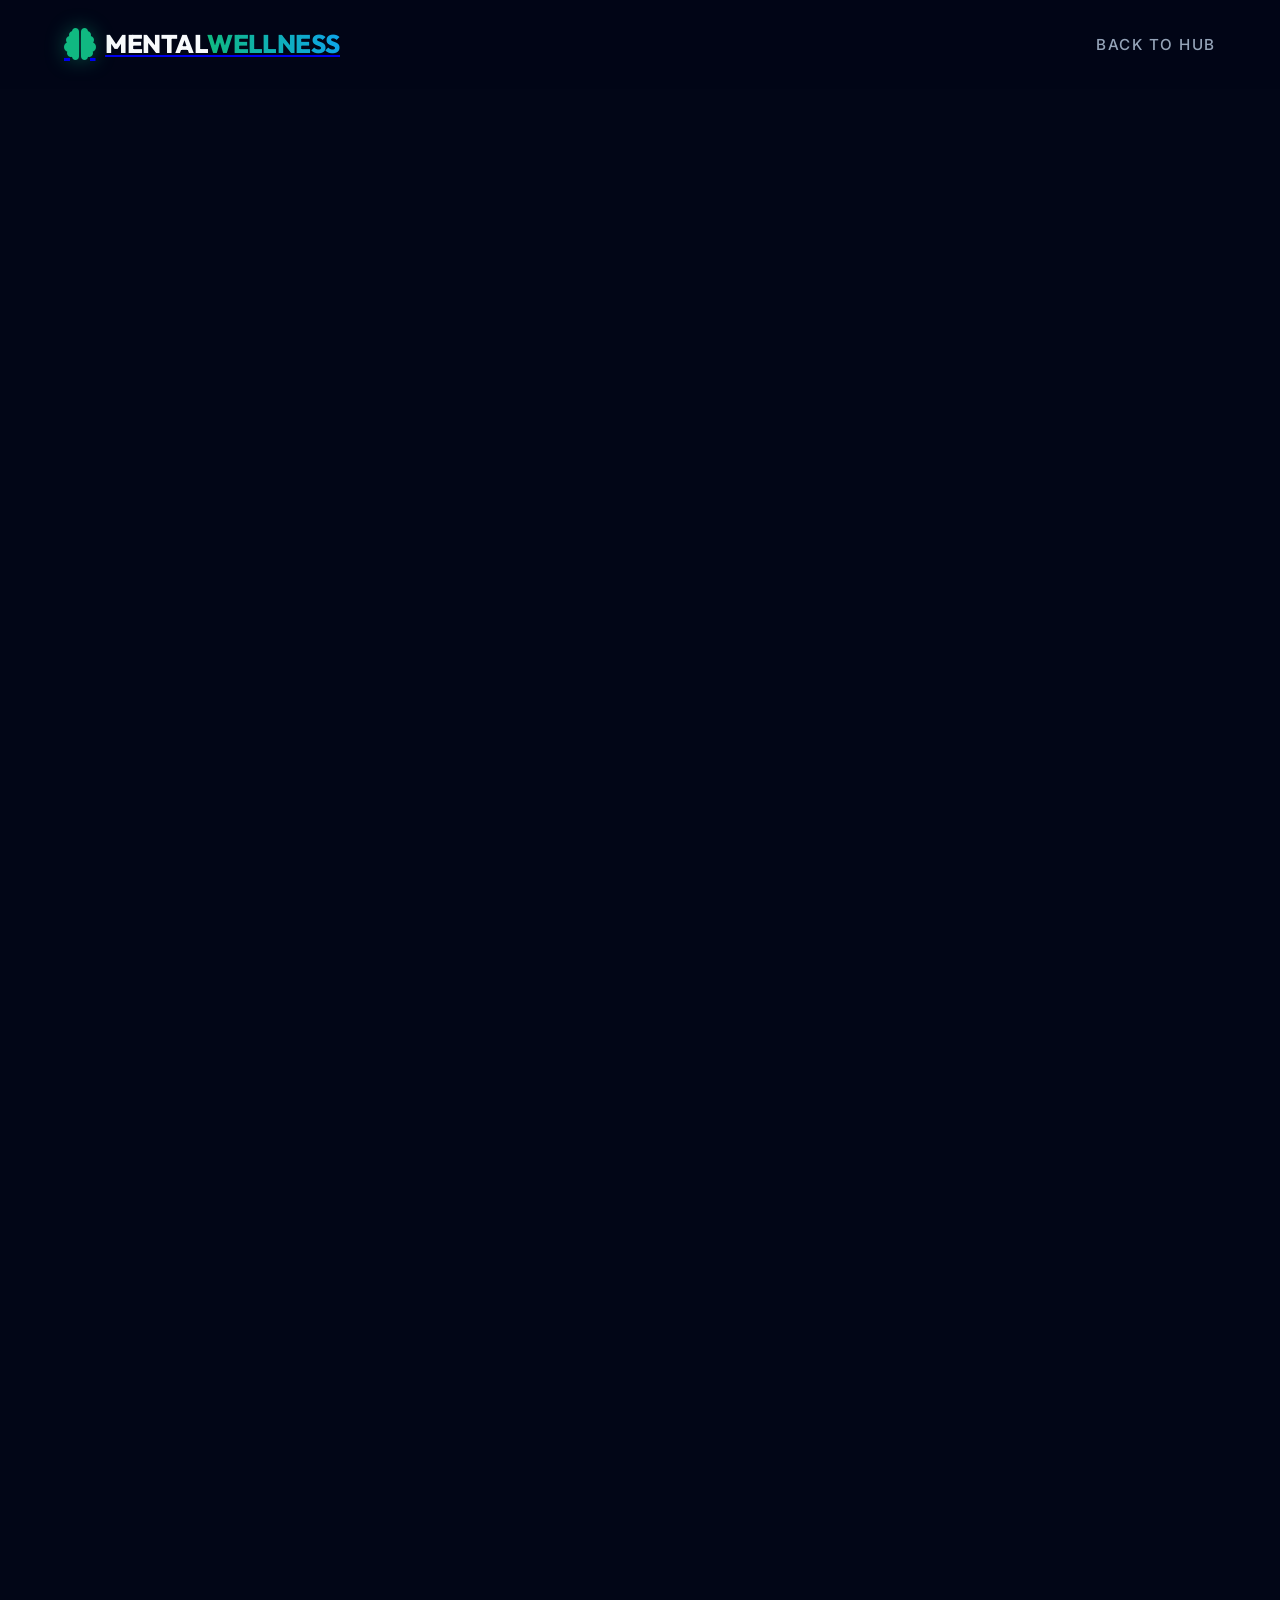
<file: html/aiIntervention.html>
<!DOCTYPE html>
<html lang="en">
<head>
  <meta charset="UTF-8" />
  <meta name="viewport" content="width=device-width, initial-scale=1.0" />
  <title>Mental Wellness - AI Intervention</title>
  <link rel="stylesheet" href="../css/style.css" />
  <link rel="icon" href="../images/favicon-enhanced.png">
  <link rel="stylesheet" href="https://cdnjs.cloudflare.com/ajax/libs/font-awesome/6.4.0/css/all.min.css">
  <style>
    body { overflow: hidden; } /* Prevent double scrollbars */
    .ai-container {
      margin-top: 80px; 
      height: calc(100vh - 80px);
      width: 100%;
      border: none;
    }
  </style>
</head>
<body>
  <!-- Ultra-Modern Navbar -->
  <header style="min-height: auto;">
    <nav class="nav" id="nav" style="background: rgba(2, 6, 23, 0.95);">
      <div>
        <a class="navbar-brand" href="../index.html">
          <div class="text-logo">
            <i class="fa-solid fa-brain"></i>
            <span>Mental<span>Wellness</span></span>
          </div>
        </a>
      </div>
      <div class="nav-links">
        <ul class="links">
          <li><a href="../index.html">Back to Hub</a></li>
        </ul>
      </div>
    </nav>
  </header>

  <!-- Embedded Streamlit AI Backend -->
  <iframe 
    src="https://pranay19062002-mental-wellness-stress-level-detectormain-84y917.streamlit.app/?embed=true&theme=dark" 
    class="ai-container" 
    title="AI Stress Level Detector"
    allow="camera; microphone"
  ></iframe>

</body>
</html>
</file>
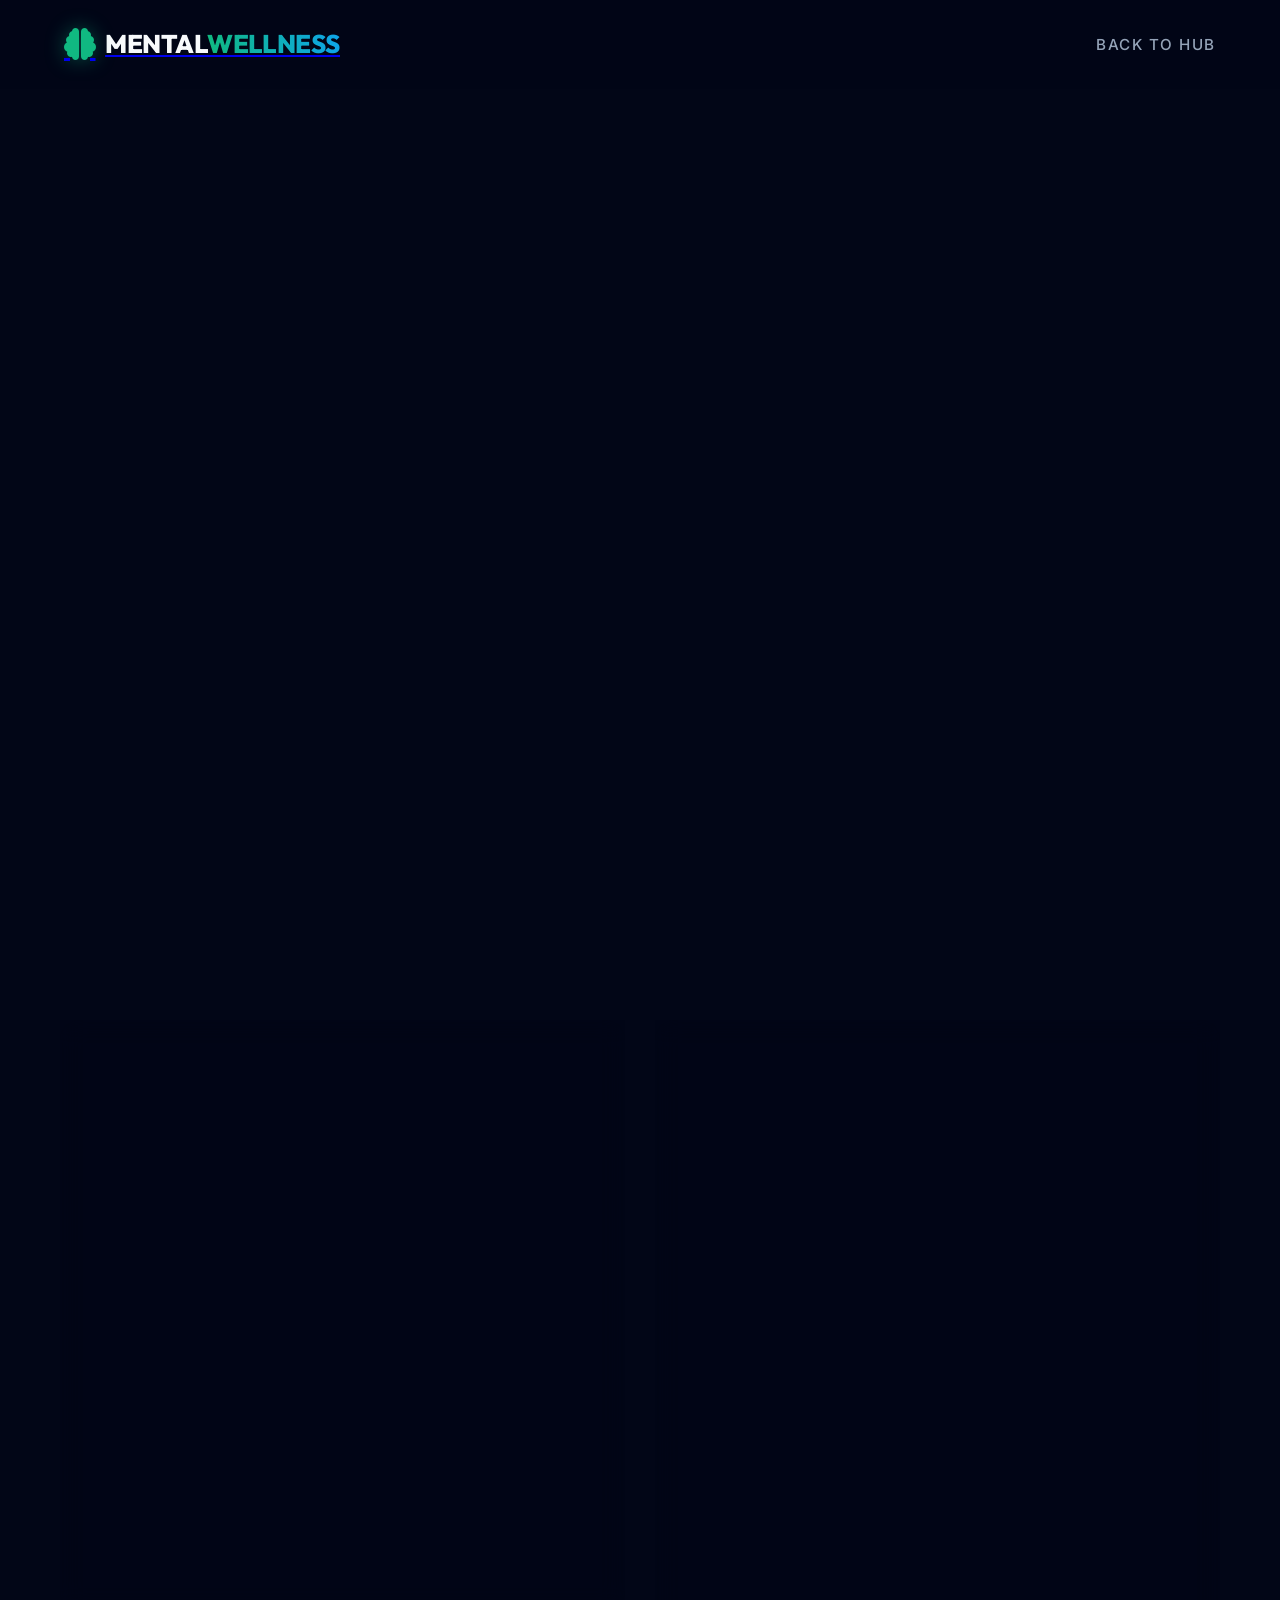
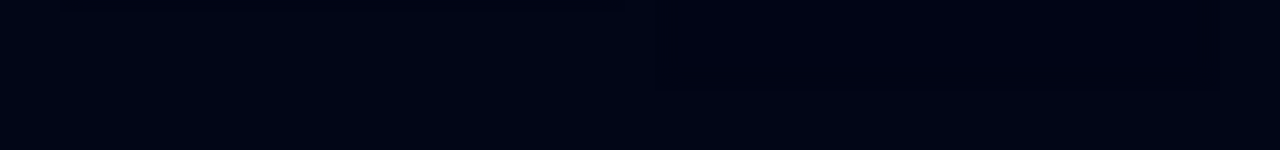
<file: html/crisis.html>
<!DOCTYPE html>
<html lang="en">
<head>
  <meta charset="UTF-8" />
  <meta name="viewport" content="width=device-width, initial-scale=1.0" />
  <title>Mental Wellness - Crisis Sanctuary</title>
  <link rel="stylesheet" href="../css/style.css" />
  <link rel="icon" href="../images/favicon-enhanced.png">
  <link rel="stylesheet" href="https://cdnjs.cloudflare.com/ajax/libs/font-awesome/6.4.0/css/all.min.css">
  <style>
    .crisis-container {
      max-width: 1200px;
      margin: 120px auto 40px;
      padding: 0 20px;
      display: grid;
      grid-template-columns: 1fr 1fr;
      gap: 30px;
    }
    .crisis-card {
      background: rgba(2, 6, 23, 0.6);
      border: 1px solid rgba(239, 68, 68, 0.3);
      backdrop-filter: blur(12px);
      border-radius: 20px;
      padding: 40px;
      margin-bottom: 20px;
      transition: var(--transition);
    }
    .crisis-card:hover { border-color: rgb(239, 68, 68); box-shadow: 0 0 30px rgba(239, 68, 68, 0.2); }
    .crisis-card h2 { color: #f8fafc; font-size: 2rem; margin-bottom: 20px; }
    .crisis-card h2 i { color: #ef4444; margin-right: 15px; }
    .hotline { display: flex; align-items: center; justify-content: space-between; padding: 20px; background: rgba(255, 255, 255, 0.05); border-radius: 12px; margin-bottom: 15px; }
    .hotline h3 { margin: 0; font-size: 1.2rem; color: #fff;}
    .hotline a { background: #ef4444; color: white; padding: 10px 20px; border-radius: 8px; font-weight: bold; text-decoration: none; transition: 0.3s; }
    .hotline a:hover { background: #dc2626; transform: scale(1.05); }
    .map-container iframe { width: 100%; height: 400px; border: none; border-radius: 12px; }
    
    @media (max-width: 900px) { .crisis-container { grid-template-columns: 1fr; } }
  </style>
</head>
<body>
  <!-- Navbar -->
  <header style="min-height: auto;">
    <nav class="nav" id="nav" style="background: rgba(2, 6, 23, 0.95);">
      <div>
        <a class="navbar-brand" href="../index.html">
          <div class="text-logo">
            <i class="fa-solid fa-brain"></i>
            <span>Mental<span>Wellness</span></span>
          </div>
        </a>
      </div>
      <div class="nav-links">
        <ul class="links">
          <li><a href="../index.html">Back to Hub</a></li>
        </ul>
      </div>
    </nav>
  </header>

  <!-- Crisis Section -->
  <div class="crisis-container">
    <div>
      <div class="crisis-card">
        <h2><i class="fa-solid fa-phone-volume"></i> Emergency Hotlines</h2>
        <p style="color: #94a3b8; margin-bottom: 20px;">If you or someone you know is in immediate danger or experiencing a mental health crisis, please reach out to these 24/7 confidential services.</p>
        
        <div class="hotline">
          <div>
            <h3>National Crisis Lifeline (US)</h3>
            <p style="color: #cbd5e1; font-size: 0.9rem; margin-top: 5px;">24/7 Support via Call or Text</p>
          </div>
          <a href="tel:988"><i class="fa-solid fa-phone"></i> 988</a>
        </div>

        <div class="hotline">
          <div>
            <h3>AASRA (India)</h3>
            <p style="color: #cbd5e1; font-size: 0.9rem; margin-top: 5px;">24/7 Helpline for distress.</p>
          </div>
          <a href="tel:+919820466726"><i class="fa-solid fa-phone"></i> +91-9820466726</a>
        </div>

        <div class="hotline">
          <div>
            <h3>Vandrevala Foundation</h3>
            <p style="color: #cbd5e1; font-size: 0.9rem; margin-top: 5px;">Multilingual Support.</p>
          </div>
          <a href="tel:9999666555"><i class="fa-solid fa-phone"></i> 9999 666 555</a>
        </div>
      </div>
    </div>

    <div>
      <div class="crisis-card">
        <h2><i class="fa-solid fa-hospital"></i> Nearest Treatment Centers</h2>
        <p style="color: #94a3b8; margin-bottom: 20px;">Locate psychiatric clinics, psychologists, and emergency mental health centers near your location.</p>
        
        <div class="map-container">
          <!-- Generic Google Map showing mental health clinics -->
          <iframe 
            src="https://www.google.com/maps/embed?pb=!1m16!1m12!1m3!1d115456.92482313337!2d-74.02016201385412!3d40.75841604922904!2m3!1f0!2f0!3f0!3m2!1i1024!2i768!4f13.1!2m1!1smental%20health%20clinic!5e0!3m2!1sen!2sus!4v1683226960000!5m2!1sen!2sus" 
            loading="lazy" 
            referrerpolicy="no-referrer-when-downgrade">
          </iframe>
        </div>
        <p style="text-align: center; color: #94a3b8; margin-top: 15px; font-size: 0.9rem;">Interactive map powered by Google Maps.</p>
      </div>
    </div>
  </div>

</body>
</html>
</file>
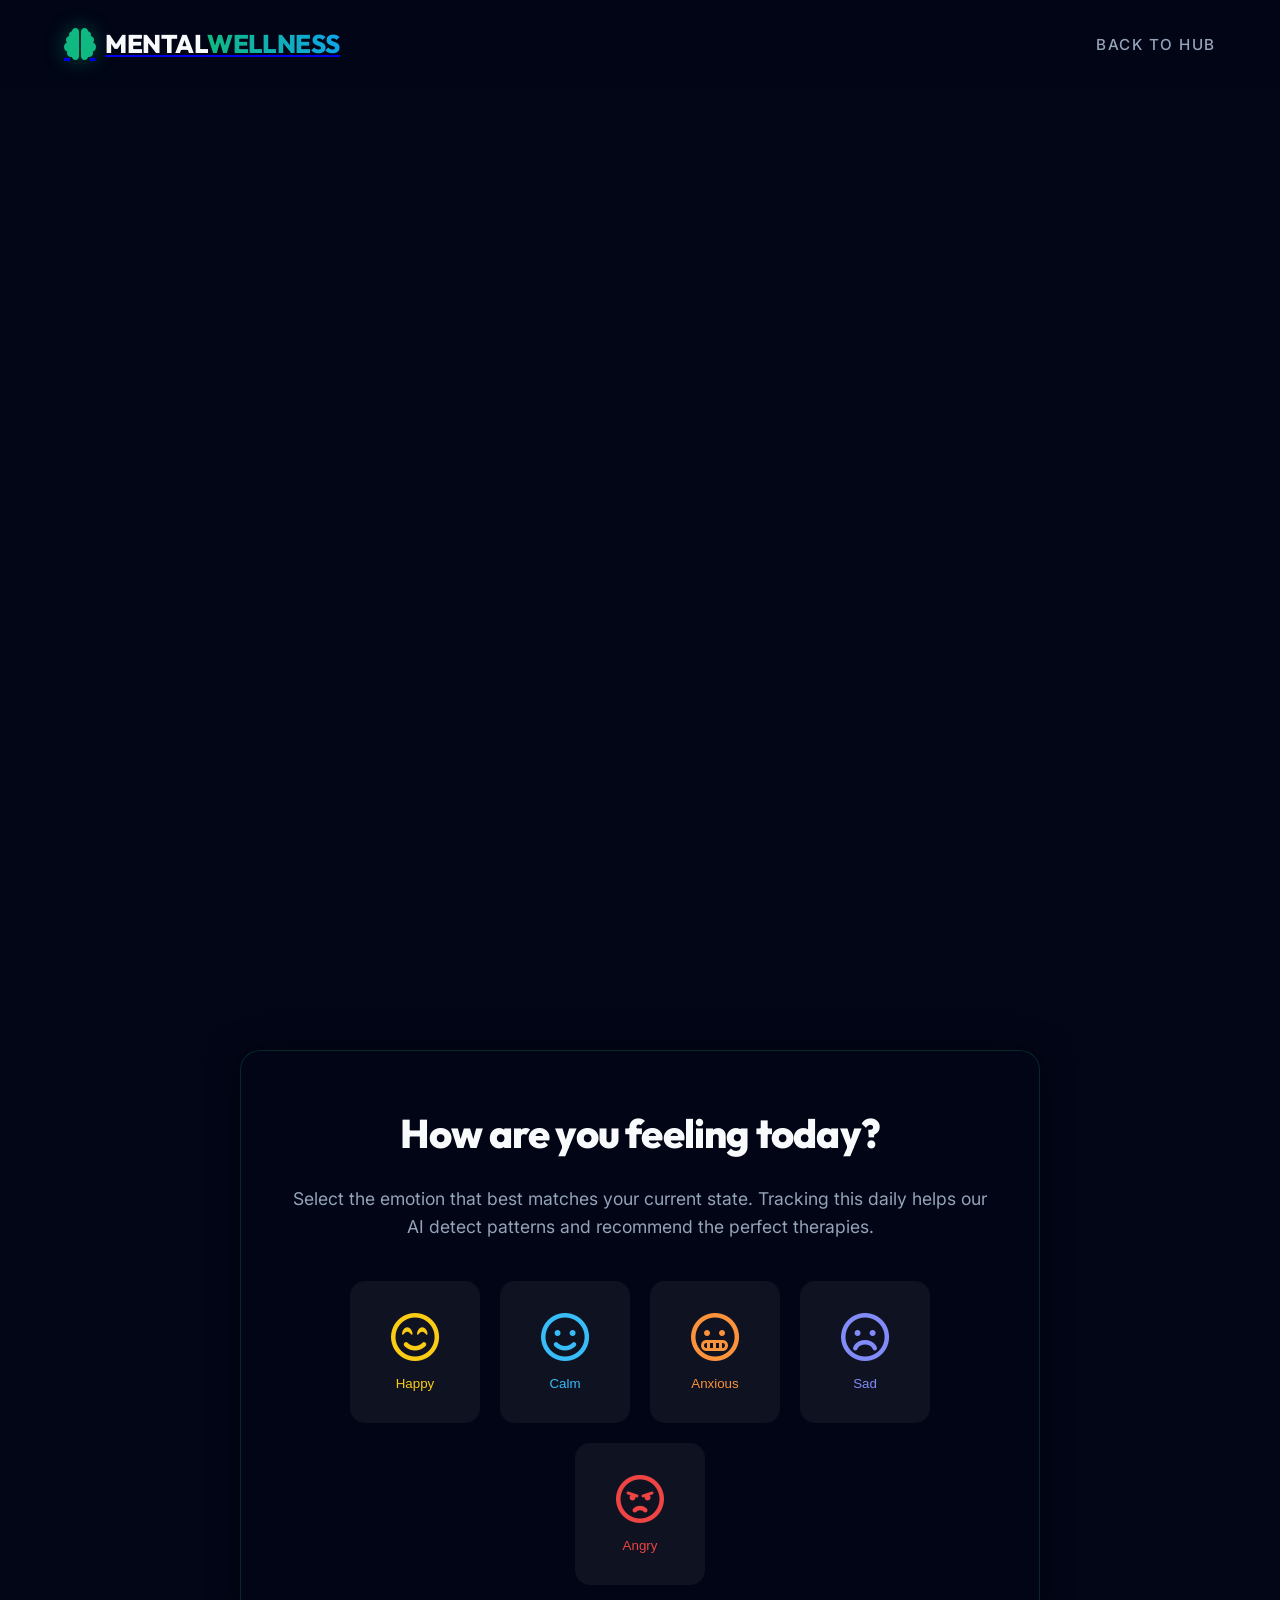
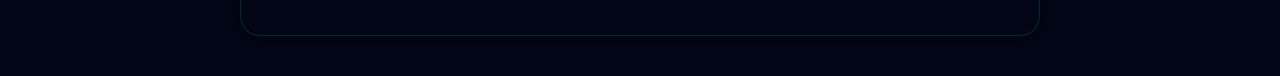
<file: html/moodTracker.html>
<!DOCTYPE html>
<html lang="en">
<head>
  <meta charset="UTF-8" />
  <meta name="viewport" content="width=device-width, initial-scale=1.0" />
  <title>Mental Wellness - Mood Tracker</title>
  <link rel="stylesheet" href="../css/style.css" />
  <link rel="icon" href="../images/favicon-enhanced.png">
  <link rel="stylesheet" href="https://cdnjs.cloudflare.com/ajax/libs/font-awesome/6.4.0/css/all.min.css">
  <style>
    .mood-container {
      max-width: 800px;
      margin: 150px auto 40px;
      background: rgba(2, 6, 23, 0.6);
      border: 1px solid rgba(16, 185, 129, 0.2);
      backdrop-filter: blur(12px);
      border-radius: 20px;
      padding: 50px;
      text-align: center;
      box-shadow: 0 0 30px rgba(0, 0, 0, 0.5);
    }
    .mood-container h2 { font-size: 2.5rem; margin-bottom: 20px; }
    .mood-container p { color: #94a3b8; font-size: 1.1rem; margin-bottom: 40px; }
    .mood-grid {
      display: flex;
      justify-content: center;
      gap: 20px;
      flex-wrap: wrap;
    }
    .mood-btn {
      background: rgba(255, 255, 255, 0.05);
      border: 2px solid transparent;
      border-radius: 15px;
      padding: 30px 20px;
      width: 130px;
      color: white;
      cursor: pointer;
      transition: all 0.3s;
      display: flex;
      flex-direction: column;
      align-items: center;
      gap: 15px;
    }
    .mood-btn i { font-size: 3rem; }
    .mood-btn:hover { background: rgba(16, 185, 129, 0.1); border-color: #10b981; transform: translateY(-10px); }
    .mood-btn.happy { color: #facc15; }
    .mood-btn.calm { color: #38bdf8; }
    .mood-btn.anxious { color: #fb923c; }
    .mood-btn.sad { color: #818cf8; }
    .mood-btn.angry { color: #ef4444; }
    
    .toast {
      position: fixed;
      bottom: -100px;
      left: 50%;
      transform: translateX(-50%);
      background: linear-gradient(135deg, #10b981, #06b6d4);
      color: white;
      padding: 15px 30px;
      border-radius: 50px;
      font-weight: bold;
      transition: 0.5s ease;
      box-shadow: 0 10px 30px rgba(16, 185, 129, 0.4);
      z-index: 1000;
      opacity: 0;
    }
    .toast.show { bottom: 40px; opacity: 1; }
  </style>
</head>
<body>
  <!-- Navbar -->
  <header style="min-height: auto;">
    <nav class="nav" id="nav" style="background: rgba(2, 6, 23, 0.95);">
      <div>
        <a class="navbar-brand" href="../index.html">
          <div class="text-logo">
            <i class="fa-solid fa-brain"></i>
            <span>Mental<span>Wellness</span></span>
          </div>
        </a>
      </div>
      <div class="nav-links">
        <ul class="links">
          <li><a href="../index.html">Back to Hub</a></li>
        </ul>
      </div>
    </nav>
  </header>

  <div class="mood-container">
    <h2>How are you feeling today?</h2>
    <p>Select the emotion that best matches your current state. Tracking this daily helps our AI detect patterns and recommend the perfect therapies.</p>
    
    <div class="mood-grid">
      <button class="mood-btn happy" onclick="logMood('Happy')">
        <i class="fa-regular fa-face-smile-beam"></i>
        <span>Happy</span>
      </button>
      <button class="mood-btn calm" onclick="logMood('Calm')">
        <i class="fa-regular fa-face-smile"></i>
        <span>Calm</span>
      </button>
      <button class="mood-btn anxious" onclick="logMood('Anxious')">
        <i class="fa-regular fa-face-grimace"></i>
        <span>Anxious</span>
      </button>
      <button class="mood-btn sad" onclick="logMood('Sad')">
        <i class="fa-regular fa-face-frown"></i>
        <span>Sad</span>
      </button>
      <button class="mood-btn angry" onclick="logMood('Angry')">
        <i class="fa-regular fa-face-angry"></i>
        <span>Angry</span>
      </button>
    </div>
  </div>

  <div class="toast" id="toast">
    <i class="fa-solid fa-check-circle"></i> Mood Logged Successfully!
  </div>

  <script>
    function logMood(mood) {
      const toast = document.getElementById('toast');
      toast.innerHTML = `<i class="fa-solid fa-check-circle"></i> Mood '${mood}' Logged Successfully!`;
      toast.classList.add('show');
      setTimeout(() => {
        toast.classList.remove('show');
      }, 3000);
    }
  </script>
</body>
</html>
</file>
<file: css/style.css>
@import url("https://fonts.googleapis.com/css2?family=Outfit:wght@300;400;600;800&family=Inter:wght@300;400;500;700&display=swap");

:root {
  --bg-primary: #020617;
  --bg-secondary: #0f172a;
  --bg-accent: #1e293b;
  --primary: #10b981;
  --primary-glow: rgba(16, 185, 129, 0.4);
  --secondary: #0ea5e9;
  --text-main: #f8fafc;
  --text-dim: #94a3b8;
  --glass: rgba(255, 255, 255, 0.03);
  --glass-border: rgba(255, 255, 255, 0.1);
  --font-main: "Outfit", sans-serif;
  --font-body: "Inter", sans-serif;
  --transition: all 0.4s cubic-bezier(0.4, 0, 0.2, 1);
}

* {
  margin: 0;
  padding: 0;
  box-sizing: border-box;
}

body {
  background-color: var(--bg-primary);
  color: var(--text-main);
  font-family: var(--font-body);
  overflow-x: hidden;
  line-height: 1.6;
}

h1, h2, h3, h4 {
  font-family: var(--font-main);
  font-weight: 800;
  letter-spacing: -0.02em;
}

/* --- Smooth Scrolling --- */
html {
  scroll-behavior: smooth;
}

/* --- Preloader --- */
.loading-wrapper {
  background-color: var(--bg-primary);
  position: fixed;
  inset: 0;
  z-index: 1000;
  display: flex;
  justify-content: center;
  align-items: center;
  transition: opacity 0.8s ease;
}

#loading {
  width: 120px;
  filter: drop-shadow(0 0 20px var(--primary-glow));
  animation: float 3s ease-in-out infinite;
}

@keyframes float {
  0%, 100% { transform: translateY(0) rotate(0deg); }
  50% { transform: translateY(-20px) rotate(10deg); }
}

/* --- Navigation --- */
.nav {
  position: fixed;
  top: 0;
  width: 100%;
  padding: 1.5rem 5%;
  display: flex;
  justify-content: space-between;
  align-items: center;
  z-index: 100;
  transition: var(--transition);
}

.nav-active {
  padding: 1rem 5%;
  background: rgba(2, 6, 23, 0.8);
  backdrop-filter: blur(12px);
  border-bottom: 1px solid var(--glass-border);
}

.text-logo {
  display: flex;
  align-items: center;
  gap: 0.6rem;
  font-family: var(--font-main);
  font-size: 1.6rem;
  font-weight: 800;
  text-transform: uppercase;
  letter-spacing: -0.02em;
  transition: var(--transition);
}

.text-logo i {
  color: var(--primary);
  font-size: 2rem;
  filter: drop-shadow(0 0 10px var(--primary-glow));
}

.text-logo span {
  color: var(--text-main);
}

.text-logo span span {
  background: linear-gradient(to right, var(--primary), var(--secondary));
  -webkit-background-clip: text;
  background-clip: text;
  -webkit-text-fill-color: transparent;
}

.text-logo:hover {
  transform: scale(1.02);
}

.links {
  display: flex;
  gap: 2.5rem;
  list-style: none;
}

.links a {
  color: var(--text-dim);
  text-decoration: none;
  font-weight: 500;
  font-size: 0.95rem;
  transition: var(--transition);
  text-transform: uppercase;
  letter-spacing: 0.1em;
}

.links a:hover {
  color: var(--primary);
}

.login-button {
  background: linear-gradient(135deg, var(--primary), var(--secondary));
  padding: 0.8rem 1.8rem;
  border-radius: 50px;
  border: none;
  color: white;
  font-weight: 700;
  cursor: pointer;
  transition: var(--transition);
  box-shadow: 0 10px 20px rgba(16, 185, 129, 0.2);
}

.login-button:hover {
  transform: translateY(-3px);
  box-shadow: 0 15px 30px rgba(16, 185, 129, 0.4);
}

/* --- Hero Section --- */
header {
  height: 100vh;
  display: flex;
  align-items: center;
  justify-content: center;
  position: relative;
  background: var(--bg-primary);
  overflow: hidden;
}

.hero-bg-overlay {
  position: absolute;
  inset: 0;
  background: linear-gradient(to bottom, transparent, var(--bg-primary)), 
              url("../hero-v2.png") center/cover no-repeat;
  opacity: 0.6;
  mix-blend-mode: color-dodge;
}

.content {
  text-align: center;
  z-index: 2;
  max-width: 900px;
  padding: 0 2rem;
}

.content h1 {
  font-size: 5.5rem;
  line-height: 1.1;
  background: linear-gradient(to right, #fff 20%, var(--primary) 50%, var(--secondary) 80%);
  -webkit-background-clip: text;
  background-clip: text;
  -webkit-text-fill-color: transparent;
  margin-bottom: 1.5rem;
}

.content h3 {
  font-size: 1.5rem;
  color: var(--text-dim);
  margin-bottom: 3rem;
  font-weight: 400;
}

.rainbow-button {
  display: inline-flex;
  padding: 1.2rem 3rem;
  background: var(--glass);
  border: 1px solid var(--glass-border);
  backdrop-filter: blur(10px);
  border-radius: 12px;
  color: var(--text-main);
  text-decoration: none;
  font-weight: 600;
  transition: var(--transition);
}

.rainbow-button:hover {
  background: var(--primary);
  border-color: var(--primary);
  transform: scale(1.05);
}

/* --- Section Badges --- */
.section-badge, .badge {
  display: inline-block;
  padding: 0.5rem 1.2rem;
  background: var(--glass);
  border: 1px solid var(--glass-border);
  border-radius: 50px;
  color: var(--primary);
  font-size: 0.8rem;
  font-weight: 700;
  text-transform: uppercase;
  letter-spacing: 0.15em;
  margin-bottom: 1.5rem;
}

/* --- Services (Bento Grid) --- */
#services {
  padding: 8rem 5%;
  background: var(--bg-primary);
  text-align: center;
}

#services h1 {
  font-size: 3.5rem;
  margin-bottom: 4rem;
}

.container {
  display: grid;
  grid-template-columns: repeat(3, 1fr);
  gap: 2rem;
}

.responsive {
  background: var(--bg-secondary);
  border: 1px solid var(--glass-border);
  padding: 3rem 2rem;
  border-radius: 24px;
  text-align: center;
  transition: var(--transition);
  position: relative;
  overflow: hidden;
}

.responsive::before {
  content: "";
  position: absolute;
  top: -50%;
  left: -50%;
  width: 200%;
  height: 200%;
  background: radial-gradient(circle, var(--primary-glow) 0%, transparent 70%);
  opacity: 0;
  transition: var(--transition);
}

.responsive:hover {
  transform: translateY(-10px);
  border-color: var(--primary);
}

.responsive:hover::before {
  opacity: 1;
}

.round-image img {
  width: 140px;
  height: 140px;
  border-radius: 50%;
  object-fit: cover;
  margin-bottom: 1.5rem;
  border: 3px solid var(--primary);
  padding: 5px;
}

.responsive h2 {
  font-size: 1.8rem;
  margin-bottom: 1rem;
}

.responsive p {
  color: var(--text-dim);
  margin-bottom: 2rem;
  font-size: 1rem;
}

.responsive a {
  color: var(--primary);
  text-decoration: none;
  font-weight: 700;
  display: flex;
  align-items: center;
  justify-content: center;
  gap: 0.5rem;
  transition: var(--transition);
  position: static; /* Let absolute pseudo-element size relative to card */
}

/* This makes the ENTIRE card clickable, not just the text */
.responsive a::after {
  content: '';
  position: absolute;
  inset: 0;
  z-index: 10;
}

.responsive a:hover {
  gap: 1rem;
}

/* --- About Section --- */
.about {
  padding: 8rem 5%;
  display: grid;
  grid-template-columns: 1fr 1.2fr;
  align-items: center;
  gap: 6rem;
}

.about-photo img {
  width: 100%;
  border-radius: 40px;
  box-shadow: 0 40px 80px rgba(0, 0, 0, 0.5);
}

.about-content h1 {
  font-size: 3.5rem;
  margin-bottom: 2rem;
}

.about-content p {
  font-size: 1.1rem;
  color: var(--text-dim);
  margin-bottom: 2.5rem;
}

.objectives-list {
  display: flex;
  flex-direction: column;
  gap: 1.5rem;
  margin-bottom: 3rem;
}

.obj {
  display: flex;
  align-items: center;
  gap: 1rem;
  font-weight: 600;
  font-size: 1.1rem;
}

.obj i {
  color: var(--primary);
  font-size: 1.4rem;
}

.secondary-btn {
  display: inline-flex;
  align-items: center;
  gap: 0.8rem;
  color: var(--text-main);
  text-decoration: none;
  font-weight: 700;
  border-bottom: 2px solid var(--primary);
  padding-bottom: 0.5rem;
  transition: var(--transition);
}

.secondary-btn:hover {
  color: var(--primary);
  gap: 1.2rem;
}

/* --- Animated Background Orbs --- */
.bg-orbs {
  position: fixed;
  inset: 0;
  z-index: -1;
  overflow: hidden;
  filter: blur(80px);
  pointer-events: none;
}

.orb {
  position: absolute;
  width: 40vw;
  height: 40vw;
  border-radius: 50%;
  animation: orbit 20s infinite alternate-reverse ease-in-out;
}

.orb-1 {
  background: radial-gradient(circle, var(--primary-glow) 0%, transparent 60%);
  top: -10%;
  left: -10%;
}

.orb-2 {
  background: radial-gradient(circle, rgba(14, 165, 233, 0.2) 0%, transparent 60%);
  bottom: -10%;
  right: -10%;
  animation-delay: -5s;
}

.orb-3 {
  background: radial-gradient(circle, rgba(168, 85, 247, 0.1) 0%, transparent 60%);
  top: 50%;
  left: 50%;
  transform: translate(-50%, -50%);
  animation: float 25s infinite alternate ease-in-out;
}

@keyframes orbit {
  0% { transform: translate(0, 0) scale(1); }
  100% { transform: translate(100px, 50px) scale(1.1); }
}

@keyframes float {
  0% { transform: translate(-50%, -50%) rotate(0deg); }
  100% { transform: translate(-40%, -60%) rotate(360deg); }
}

/* --- Back to top --- */
.back-top-wrap {
  position: fixed;
  bottom: 2rem;
  right: 2rem;
  width: 60px;
  height: 60px;
  background: var(--primary);
  border-radius: 50%;
  display: flex;
  justify-content: center;
  align-items: center;
  cursor: pointer;
  z-index: 50;
  transition: var(--transition);
  opacity: 0;
  visibility: hidden;
}

.back-top-wrap.show {
  opacity: 1;
  visibility: visible;
}

@media (max-width: 1024px) {
  .container { grid-template-columns: repeat(2, 1fr); }
  .about { grid-template-columns: 1fr; }
  .content h1 { font-size: 4rem; }
}

@media (max-width: 640px) {
  .container { grid-template-columns: 1fr; }
  .nav .links { display: none; }
}
</file>
